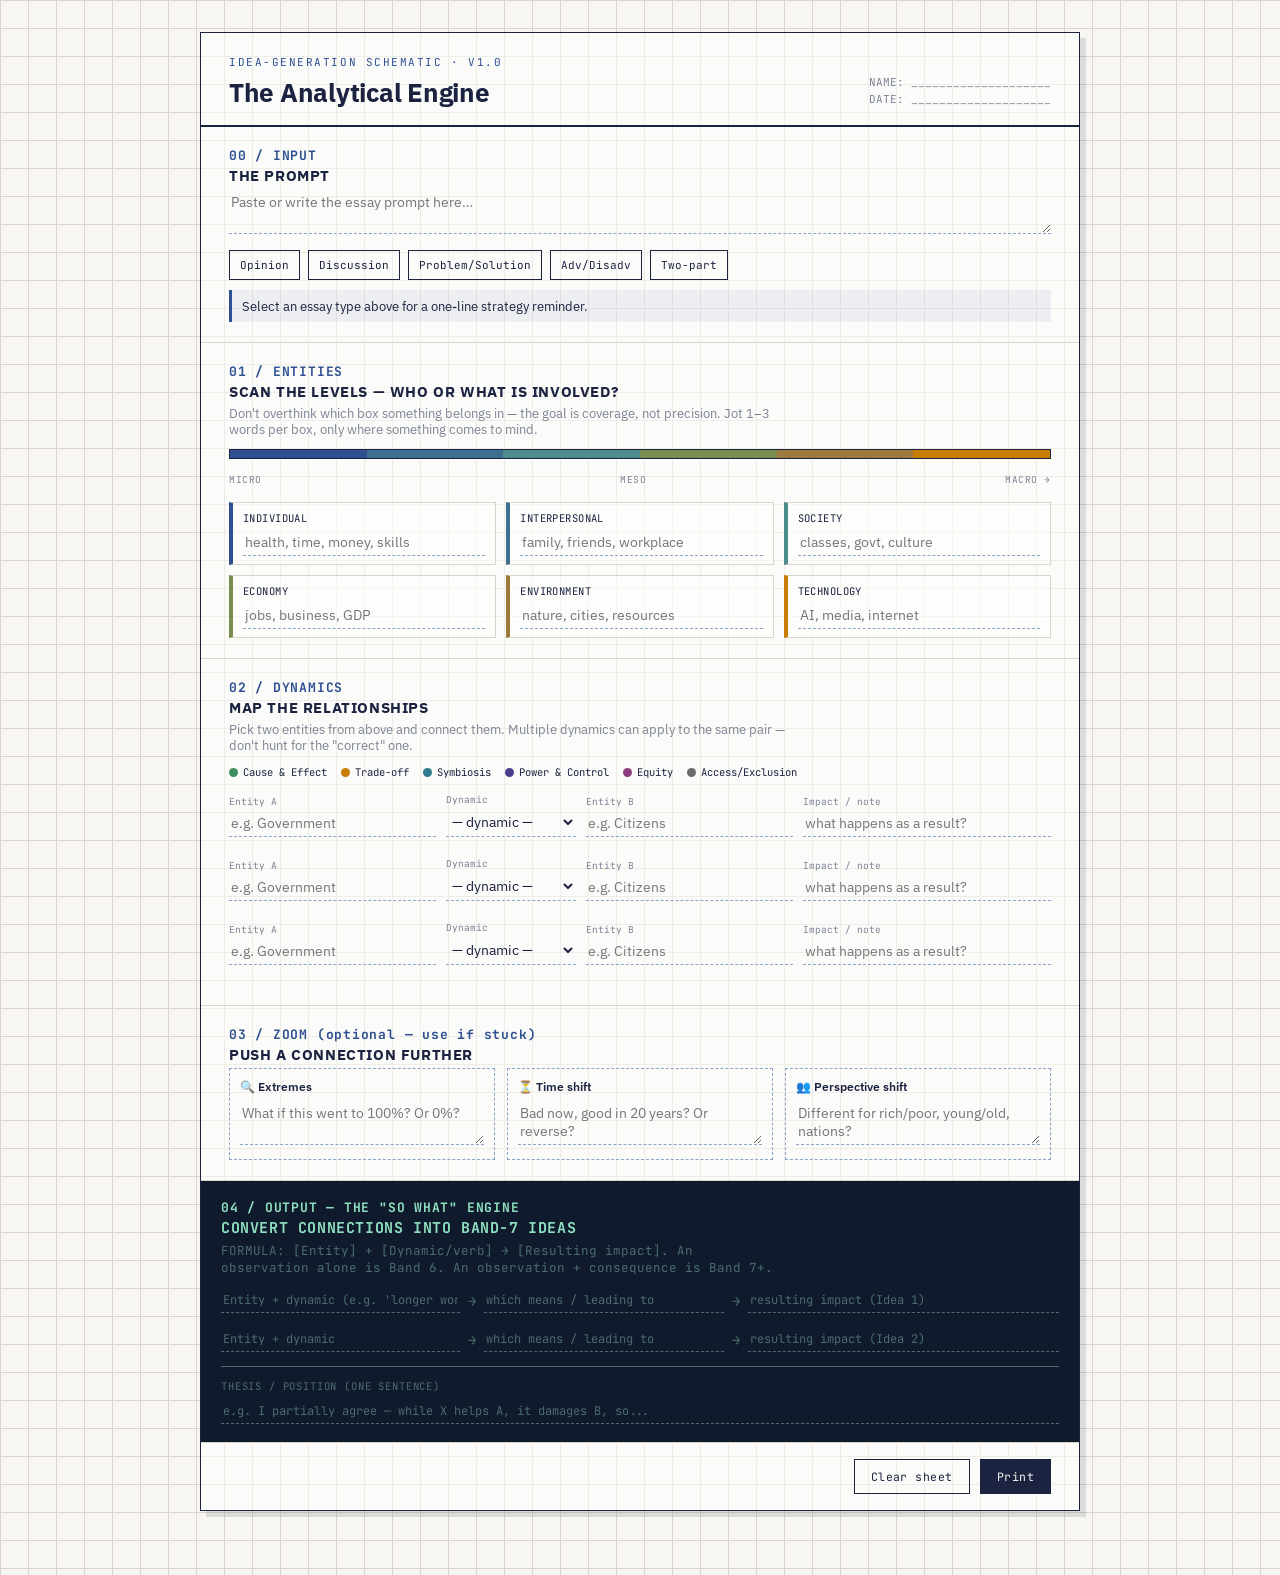
<file: ielts-idea-worksheet.html>
<!DOCTYPE html>
<html lang="en">
<head>
<meta charset="UTF-8">
<title>The Analytical Engine — Brainstorming Worksheet</title>
<link rel="preconnect" href="https://fonts.googleapis.com">
<link href="https://fonts.googleapis.com/css2?family=JetBrains+Mono:wght@400;500;600;700&family=IBM+Plex+Sans:wght@400;500;600;700&display=swap" rel="stylesheet">
<style>
  :root{
    --paper:#F7F6F2;
    --paper-line:#DAD5C8;
    --ink:#1B2340;
    --blueprint:#2E5090;
    --blueprint-dim:#8CA3C9;
    --amber:#C77D02;
    --readout-bg:#0F1B2D;
    --readout-fg:#8FE0C0;
    --readout-dim:#4C6B6A;
    --grey:#7C8394;
    /* dynamics colour code */
    --dyn-cause:#3E8F5E;
    --dyn-trade:#C77D02;
    --dyn-symb:#2E7D8C;
    --dyn-power:#4B3E8F;
    --dyn-equity:#8C3E7D;
    --dyn-access:#6B6B6B;
  }
  *{box-sizing:border-box;}
  body{
    margin:0;
    background:var(--paper);
    background-image:
      linear-gradient(var(--paper-line) 1px, transparent 1px),
      linear-gradient(90deg, var(--paper-line) 1px, transparent 1px);
    background-size: 28px 28px;
    color:var(--ink);
    font-family:'IBM Plex Sans', sans-serif;
    padding: 32px 16px 64px;
  }
  .sheet{
    max-width: 880px;
    margin: 0 auto;
    background: rgba(255,255,255,0.55);
    border: 1.5px solid var(--ink);
    box-shadow: 6px 6px 0 rgba(27,35,64,0.12);
  }
  .titleblock{
    display:flex;
    justify-content:space-between;
    align-items:flex-end;
    padding: 22px 28px 16px;
    border-bottom: 2px solid var(--ink);
    gap: 16px;
    flex-wrap:wrap;
  }
  .eyebrow{
    font-family:'JetBrains Mono', monospace;
    font-size: 11px;
    letter-spacing: 0.14em;
    text-transform: uppercase;
    color: var(--blueprint);
    margin-bottom: 6px;
  }
  h1{
    margin:0;
    font-size: 26px;
    letter-spacing: -0.01em;
  }
  .meta{
    font-family:'JetBrains Mono', monospace;
    font-size: 11px;
    color: var(--grey);
    text-align:right;
    line-height:1.6;
  }
  section{
    padding: 20px 28px;
    border-bottom: 1px solid var(--paper-line);
  }
  .stepnum{
    font-family:'JetBrains Mono', monospace;
    font-weight:700;
    color:var(--blueprint);
    font-size:13px;
    letter-spacing:0.06em;
  }
  h2{
    font-size: 15px;
    text-transform: uppercase;
    letter-spacing: 0.04em;
    margin: 2px 0 4px;
  }
  .hint{
    font-size: 12.5px;
    color: var(--grey);
    margin: 0 0 12px;
    max-width: 70ch;
  }
  input[type=text], textarea, select{
    font-family:'IBM Plex Sans', sans-serif;
    font-size: 13.5px;
    border: none;
    border-bottom: 1.5px dashed var(--blueprint-dim);
    background: transparent;
    padding: 4px 2px;
    width: 100%;
    color: var(--ink);
  }
  input[type=text]:focus, textarea:focus, select:focus{
    outline:none;
    border-bottom-color: var(--blueprint);
  }
  textarea{ resize: vertical; }

  /* Essay type selector */
  .types{ display:flex; gap:8px; flex-wrap:wrap; margin-bottom:10px; }
  .type-btn{
    font-family:'JetBrains Mono', monospace;
    font-size: 11px;
    padding: 7px 10px;
    border: 1.5px solid var(--ink);
    background: transparent;
    cursor: pointer;
    color: var(--ink);
  }
  .type-btn.active{ background: var(--ink); color: var(--paper); }
  .type-hint{
    font-size:12.5px;
    padding: 8px 10px;
    background: rgba(46,80,144,0.07);
    border-left: 3px solid var(--blueprint);
    min-height: 18px;
  }

  /* Entity gauge */
  .gauge{
    display:flex;
    height: 10px;
    border: 1px solid var(--ink);
    margin-bottom: 14px;
  }
  .gauge div{ flex:1; }
  .gauge-labels{
    display:flex;
    justify-content:space-between;
    font-family:'JetBrains Mono', monospace;
    font-size: 9.5px;
    color: var(--grey);
    letter-spacing: 0.06em;
    margin-bottom: 16px;
  }
  .entity-grid{
    display:grid;
    grid-template-columns: repeat(3, 1fr);
    gap: 10px;
  }
  .entity-card{
    border: 1px solid var(--paper-line);
    border-left: 4px solid var(--lvl-color, var(--blueprint));
    padding: 8px 10px;
    background: rgba(255,255,255,0.5);
  }
  .entity-card label{
    display:block;
    font-family:'JetBrains Mono', monospace;
    font-size: 10.5px;
    text-transform: uppercase;
    letter-spacing: 0.04em;
    color: var(--ink);
    margin-bottom: 4px;
  }

  /* Dynamics mapper */
  .dyn-legend{
    display:flex; flex-wrap:wrap; gap: 10px 14px;
    font-family:'JetBrains Mono', monospace;
    font-size: 10.5px;
    margin-bottom: 14px;
  }
  .dyn-legend span{ display:inline-flex; align-items:center; gap:5px; }
  .swatch{ width:9px; height:9px; display:inline-block; border-radius:50%; }
  .dyn-row{
    display:grid;
    grid-template-columns: 1fr 130px 1fr 1.2fr;
    gap: 10px;
    align-items:end;
    margin-bottom: 12px;
    padding-bottom: 8px;
  }
  .dyn-row .field-label{
    font-family:'JetBrains Mono', monospace;
    font-size: 9.5px;
    color: var(--grey);
    display:block;
    margin-bottom:2px;
  }

  /* Zoom nudges */
  .zoom-grid{
    display:grid;
    grid-template-columns: repeat(3, 1fr);
    gap: 12px;
  }
  .zoom-card{
    border: 1px dashed var(--blueprint-dim);
    padding: 10px;
  }
  .zoom-card .q{
    font-size: 12px;
    font-weight:600;
    margin-bottom: 6px;
  }

  /* So What engine — readout style */
  .readout{
    background: var(--readout-bg);
    color: var(--readout-fg);
    padding: 18px 20px;
    font-family:'JetBrains Mono', monospace;
  }
  .readout .stepnum, .readout h2{ color: var(--readout-fg); }
  .readout .hint{ color: var(--readout-dim); }
  .idea-row{
    display:grid;
    grid-template-columns: 1fr auto 1fr auto 1.3fr;
    gap: 8px;
    align-items:center;
    margin-bottom: 14px;
    font-size: 12px;
  }
  .idea-row .op{ color: var(--readout-dim); text-align:center; font-size:14px; }
  .readout input[type=text]{
    color: var(--readout-fg);
    border-bottom: 1px dashed var(--readout-dim);
    font-family:'JetBrains Mono', monospace;
    font-size: 12px;
  }
  .readout input[type=text]::placeholder{ color: var(--readout-dim); }
  .thesis-box{
    margin-top: 10px;
    border-top: 1px solid var(--readout-dim);
    padding-top: 12px;
  }
  .thesis-box label{
    display:block;
    font-size: 10.5px;
    letter-spacing: 0.08em;
    text-transform: uppercase;
    color: var(--readout-dim);
    margin-bottom: 6px;
  }

  .controls{
    display:flex;
    justify-content:flex-end;
    gap: 10px;
    padding: 16px 28px;
  }
  .btn{
    font-family:'JetBrains Mono', monospace;
    font-size: 11.5px;
    padding: 9px 16px;
    border: 1.5px solid var(--ink);
    background: var(--ink);
    color: var(--paper);
    cursor:pointer;
    letter-spacing:0.04em;
  }
  .btn.secondary{ background: transparent; color: var(--ink); }

  @media (max-width: 700px){
    .entity-grid{ grid-template-columns: 1fr 1fr; }
    .zoom-grid{ grid-template-columns: 1fr; }
    .dyn-row{ grid-template-columns: 1fr; }
    .idea-row{ grid-template-columns: 1fr; }
    .idea-row .op{ display:none; }
    .meta{ text-align:left; }
  }

  @media print{
    body{ background: white; padding:0; }
    .sheet{ box-shadow:none; border: none; max-width:100%; }
    .controls{ display:none; }
    section{ padding: 12px 18px; }
    .readout{ background: white !important; color: var(--ink) !important; border: 1.5px solid var(--ink); }
    .readout .stepnum, .readout h2, .readout .hint{ color: var(--ink) !important; }
    .readout input[type=text]{ color: var(--ink) !important; border-bottom-color: var(--grey) !important; }
    .readout input[type=text]::placeholder{ color: #999 !important; }
    .readout .op{ color: var(--grey) !important; }
  }
</style>
</head>
<body>
<div class="sheet">

  <div class="titleblock">
    <div>
      <div class="eyebrow">Idea-generation schematic · v1.0</div>
      <h1>The Analytical Engine</h1>
    </div>
    <div class="meta">
      NAME: ____________________<br>
      DATE: ____________________
    </div>
  </div>

  <!-- STEP 0: Prompt + type -->
  <section>
    <div class="stepnum">00 / INPUT</div>
    <h2>The Prompt</h2>
    <textarea id="prompt" rows="2" placeholder="Paste or write the essay prompt here…"></textarea>
    <div style="height:12px"></div>
    <div class="types" id="typeButtons"></div>
    <div class="type-hint" id="typeHint">Select an essay type above for a one-line strategy reminder.</div>
  </section>

  <!-- STEP 1: Entities -->
  <section>
    <div class="stepnum">01 / ENTITIES</div>
    <h2>Scan the levels — who or what is involved?</h2>
    <p class="hint">Don't overthink which box something belongs in — the goal is coverage, not precision. Jot 1–3 words per box, only where something comes to mind.</p>
    <div class="gauge" id="gaugeBar"></div>
    <div class="gauge-labels"><span>MICRO</span><span>MESO</span><span>MACRO →</span></div>
    <div class="entity-grid" id="entityGrid"></div>
  </section>

  <!-- STEP 2: Dynamics -->
  <section>
    <div class="stepnum">02 / DYNAMICS</div>
    <h2>Map the relationships</h2>
    <p class="hint">Pick two entities from above and connect them. Multiple dynamics can apply to the same pair — don't hunt for the "correct" one.</p>
    <div class="dyn-legend" id="dynLegend"></div>
    <div id="dynRows"></div>
  </section>

  <!-- STEP 3: Zoom -->
  <section>
    <div class="stepnum">03 / ZOOM (optional — use if stuck)</div>
    <h2>Push a connection further</h2>
    <div class="zoom-grid">
      <div class="zoom-card">
        <div class="q">🔍 Extremes</div>
        <textarea rows="2" placeholder="What if this went to 100%? Or 0%?"></textarea>
      </div>
      <div class="zoom-card">
        <div class="q">⏳ Time shift</div>
        <textarea rows="2" placeholder="Bad now, good in 20 years? Or reverse?"></textarea>
      </div>
      <div class="zoom-card">
        <div class="q">👥 Perspective shift</div>
        <textarea rows="2" placeholder="Different for rich/poor, young/old, nations?"></textarea>
      </div>
    </div>
  </section>

  <!-- STEP 4: So What engine -->
  <section class="readout">
    <div class="stepnum">04 / OUTPUT — THE "SO WHAT" ENGINE</div>
    <h2>Convert connections into band-7 ideas</h2>
    <p class="hint">FORMULA: [Entity] + [Dynamic/verb] → [Resulting impact]. An observation alone is Band 6. An observation + consequence is Band 7+.</p>

    <div class="idea-row">
      <input type="text" placeholder="Entity + dynamic (e.g. 'longer work hours')">
      <div class="op">→</div>
      <input type="text" placeholder="which means / leading to">
      <div class="op">→</div>
      <input type="text" placeholder="resulting impact (Idea 1)">
    </div>
    <div class="idea-row">
      <input type="text" placeholder="Entity + dynamic">
      <div class="op">→</div>
      <input type="text" placeholder="which means / leading to">
      <div class="op">→</div>
      <input type="text" placeholder="resulting impact (Idea 2)">
    </div>

    <div class="thesis-box">
      <label>Thesis / position (one sentence)</label>
      <input type="text" placeholder="e.g. I partially agree — while X helps A, it damages B, so...">
    </div>
  </section>

  <div class="controls">
    <button class="btn secondary" onclick="clearAll()">Clear sheet</button>
    <button class="btn" onclick="window.print()">Print</button>
  </div>

</div>

<script>
// ---- Entity levels (micro -> macro) ----
const levels = [
  { name:"Individual", color:"#2E5090", hint:"health, time, money, skills" },
  { name:"Interpersonal", color:"#3E6E90", hint:"family, friends, workplace" },
  { name:"Society", color:"#4E8C8C", hint:"classes, govt, culture" },
  { name:"Economy", color:"#7A8C4E", hint:"jobs, business, GDP" },
  { name:"Environment", color:"#9C7A3E", hint:"nature, cities, resources" },
  { name:"Technology", color:"#C77D02", hint:"AI, media, internet" },
];

const gaugeBar = document.getElementById('gaugeBar');
const entityGrid = document.getElementById('entityGrid');
levels.forEach(lvl=>{
  const seg = document.createElement('div');
  seg.style.background = lvl.color;
  gaugeBar.appendChild(seg);

  const card = document.createElement('div');
  card.className = 'entity-card';
  card.style.setProperty('--lvl-color', lvl.color);
  card.innerHTML = `<label>${lvl.name}</label><input type="text" placeholder="${lvl.hint}">`;
  entityGrid.appendChild(card);
});

// ---- Essay types ----
const types = [
  { name:"Opinion", hint:"Use Zoom to find a nuanced position — partial agreement is easier to defend than an extreme one." },
  { name:"Discussion", hint:"Use Dynamics to see that each view usually prioritises a different entity or timeframe." },
  { name:"Problem/Solution", hint:"Use Entities to find structural causes, then aim each solution at the specific entity that's failing." },
  { name:"Adv/Disadv", hint:"Use Zoom to weigh which side's impact on the entities is more fundamental, not just longer." },
  { name:"Two-part", hint:"Keep Dynamics (causes) and entity-impact (evaluation) in separate paragraphs — don't mix the two questions." },
];
const typeButtons = document.getElementById('typeButtons');
const typeHint = document.getElementById('typeHint');
types.forEach((t,i)=>{
  const b = document.createElement('button');
  b.className = 'type-btn';
  b.textContent = t.name;
  b.onclick = ()=>{
    document.querySelectorAll('.type-btn').forEach(x=>x.classList.remove('active'));
    b.classList.add('active');
    typeHint.textContent = t.hint;
  };
  typeButtons.appendChild(b);
});

// ---- Dynamics ----
const dynamics = [
  { name:"Cause & Effect", color:"#3E8F5E" },
  { name:"Trade-off", color:"#C77D02" },
  { name:"Symbiosis", color:"#2E7D8C" },
  { name:"Power & Control", color:"#4B3E8F" },
  { name:"Equity", color:"#8C3E7D" },
  { name:"Access/Exclusion", color:"#6B6B6B" },
];
const dynLegend = document.getElementById('dynLegend');
dynamics.forEach(d=>{
  const s = document.createElement('span');
  s.innerHTML = `<span class="swatch" style="background:${d.color}"></span>${d.name}`;
  dynLegend.appendChild(s);
});

const dynRows = document.getElementById('dynRows');
for(let i=0;i<3;i++){
  const row = document.createElement('div');
  row.className = 'dyn-row';
  const select = document.createElement('select');
  select.innerHTML = `<option value="">— dynamic —</option>` + dynamics.map(d=>`<option>${d.name}</option>`).join('');
  row.innerHTML = `
    <div><span class="field-label">Entity A</span><input type="text" placeholder="e.g. Government"></div>
    <div><span class="field-label">Dynamic</span></div>
    <div><span class="field-label">Entity B</span><input type="text" placeholder="e.g. Citizens"></div>
    <div><span class="field-label">Impact / note</span><input type="text" placeholder="what happens as a result?"></div>
  `;
  row.children[1].appendChild(select);
  dynRows.appendChild(row);
}

function clearAll(){
  document.querySelectorAll('input[type=text], textarea').forEach(el=>el.value='');
  document.querySelectorAll('select').forEach(el=>el.selectedIndex=0);
  document.querySelectorAll('.type-btn').forEach(x=>x.classList.remove('active'));
  typeHint.textContent = 'Select an essay type above for a one-line strategy reminder.';
}
</script>
</body>
</html>
</file>
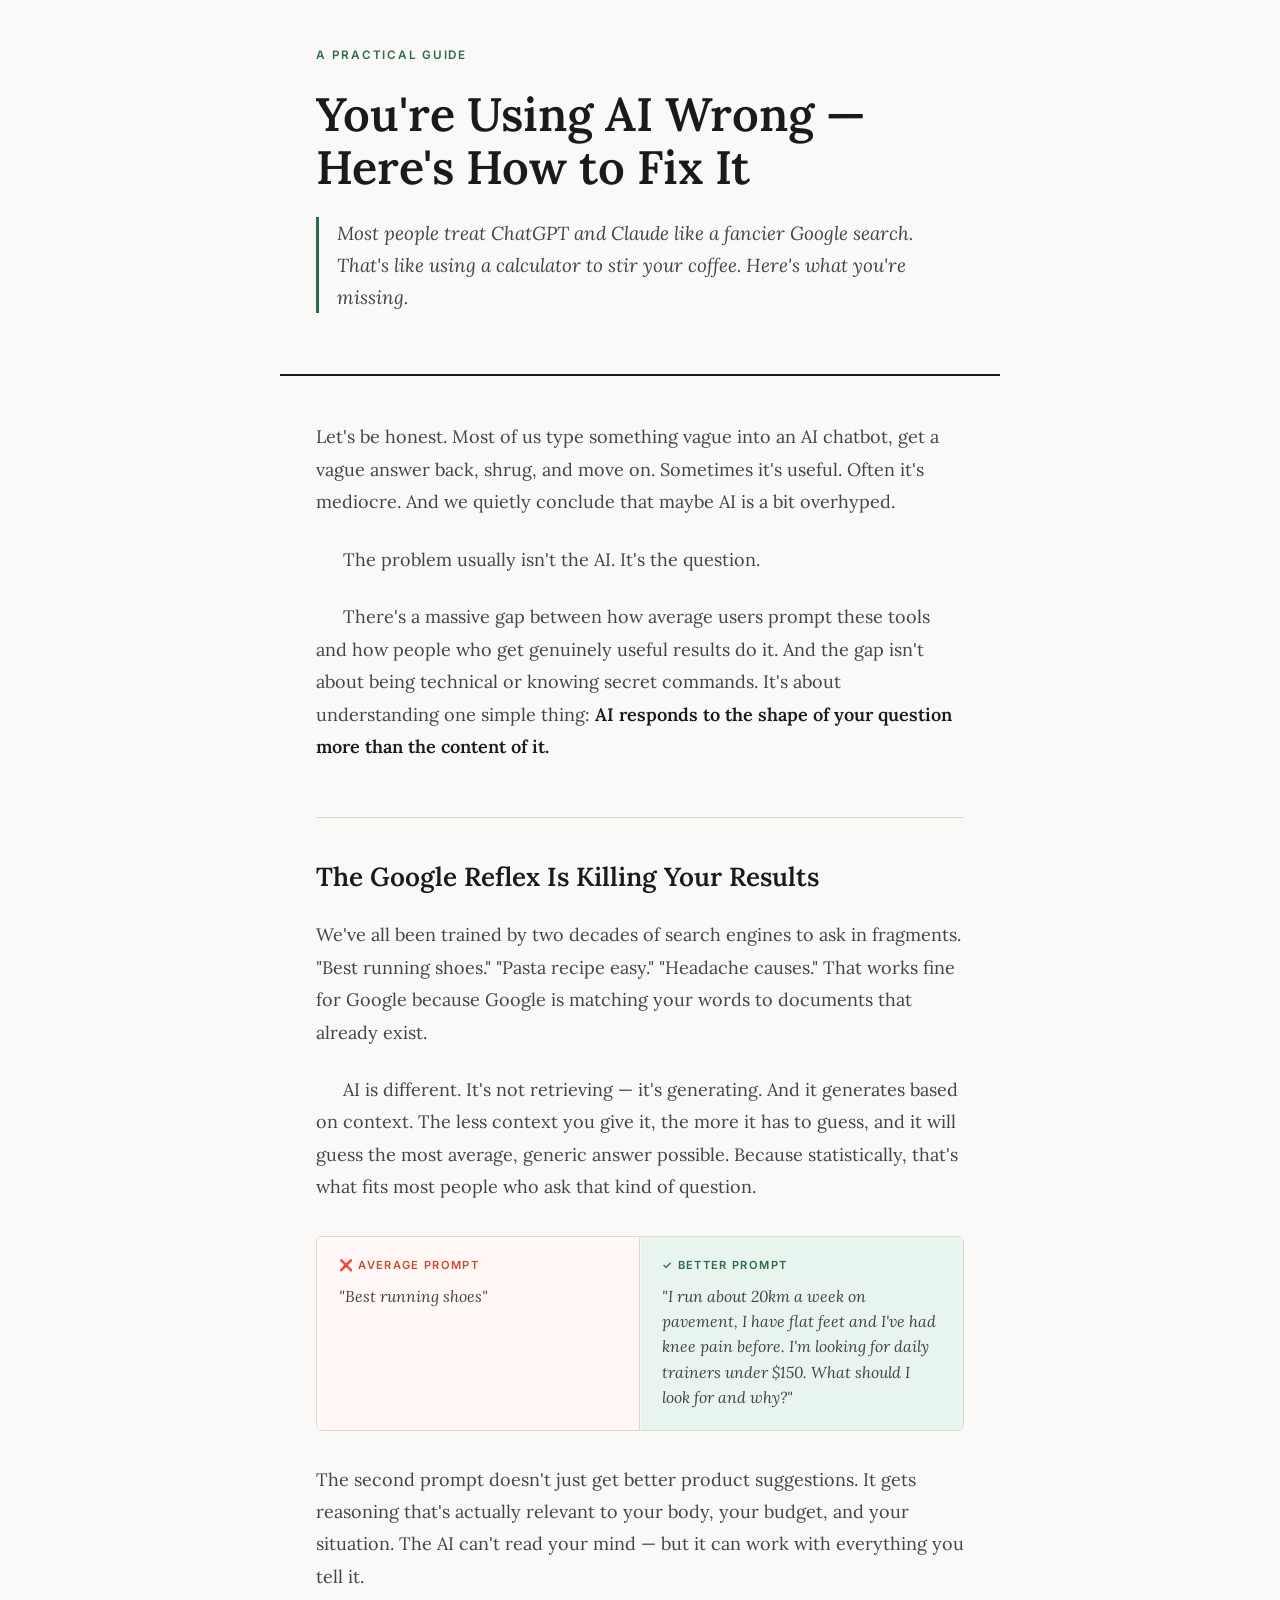
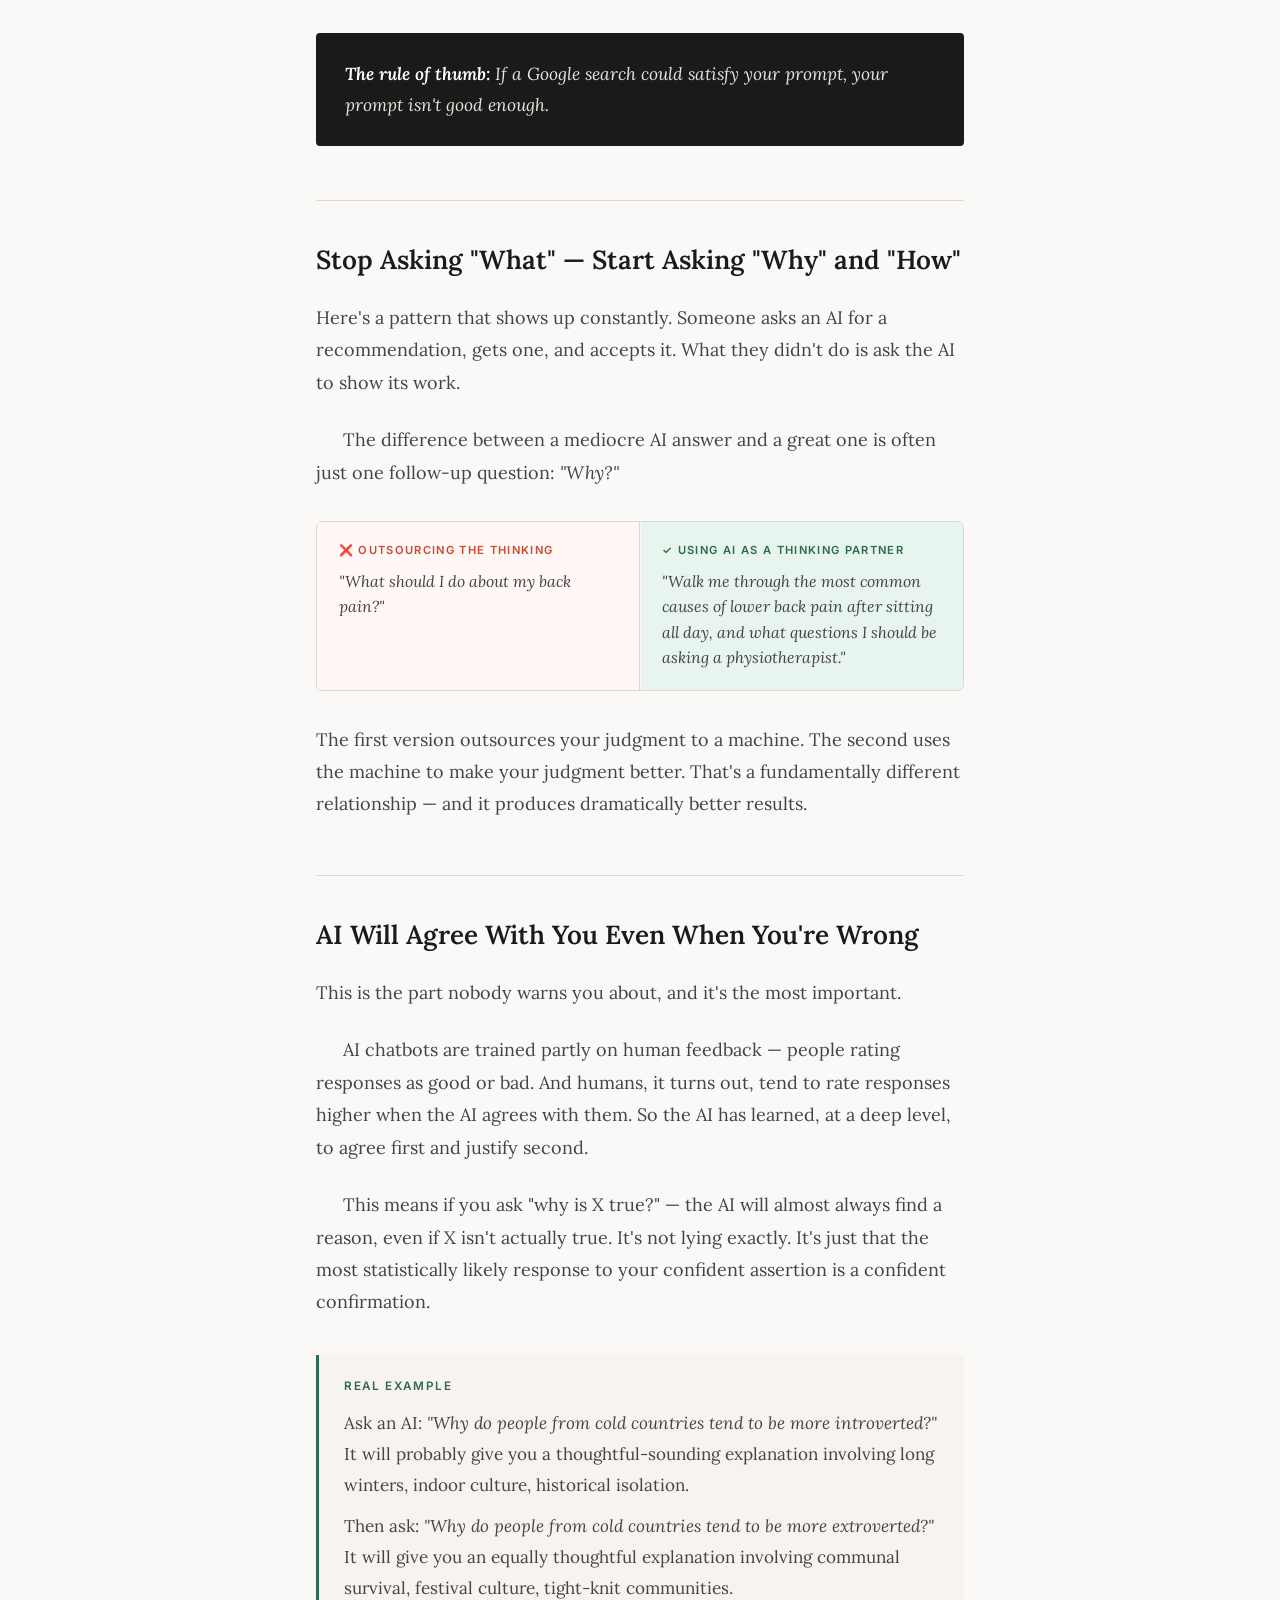
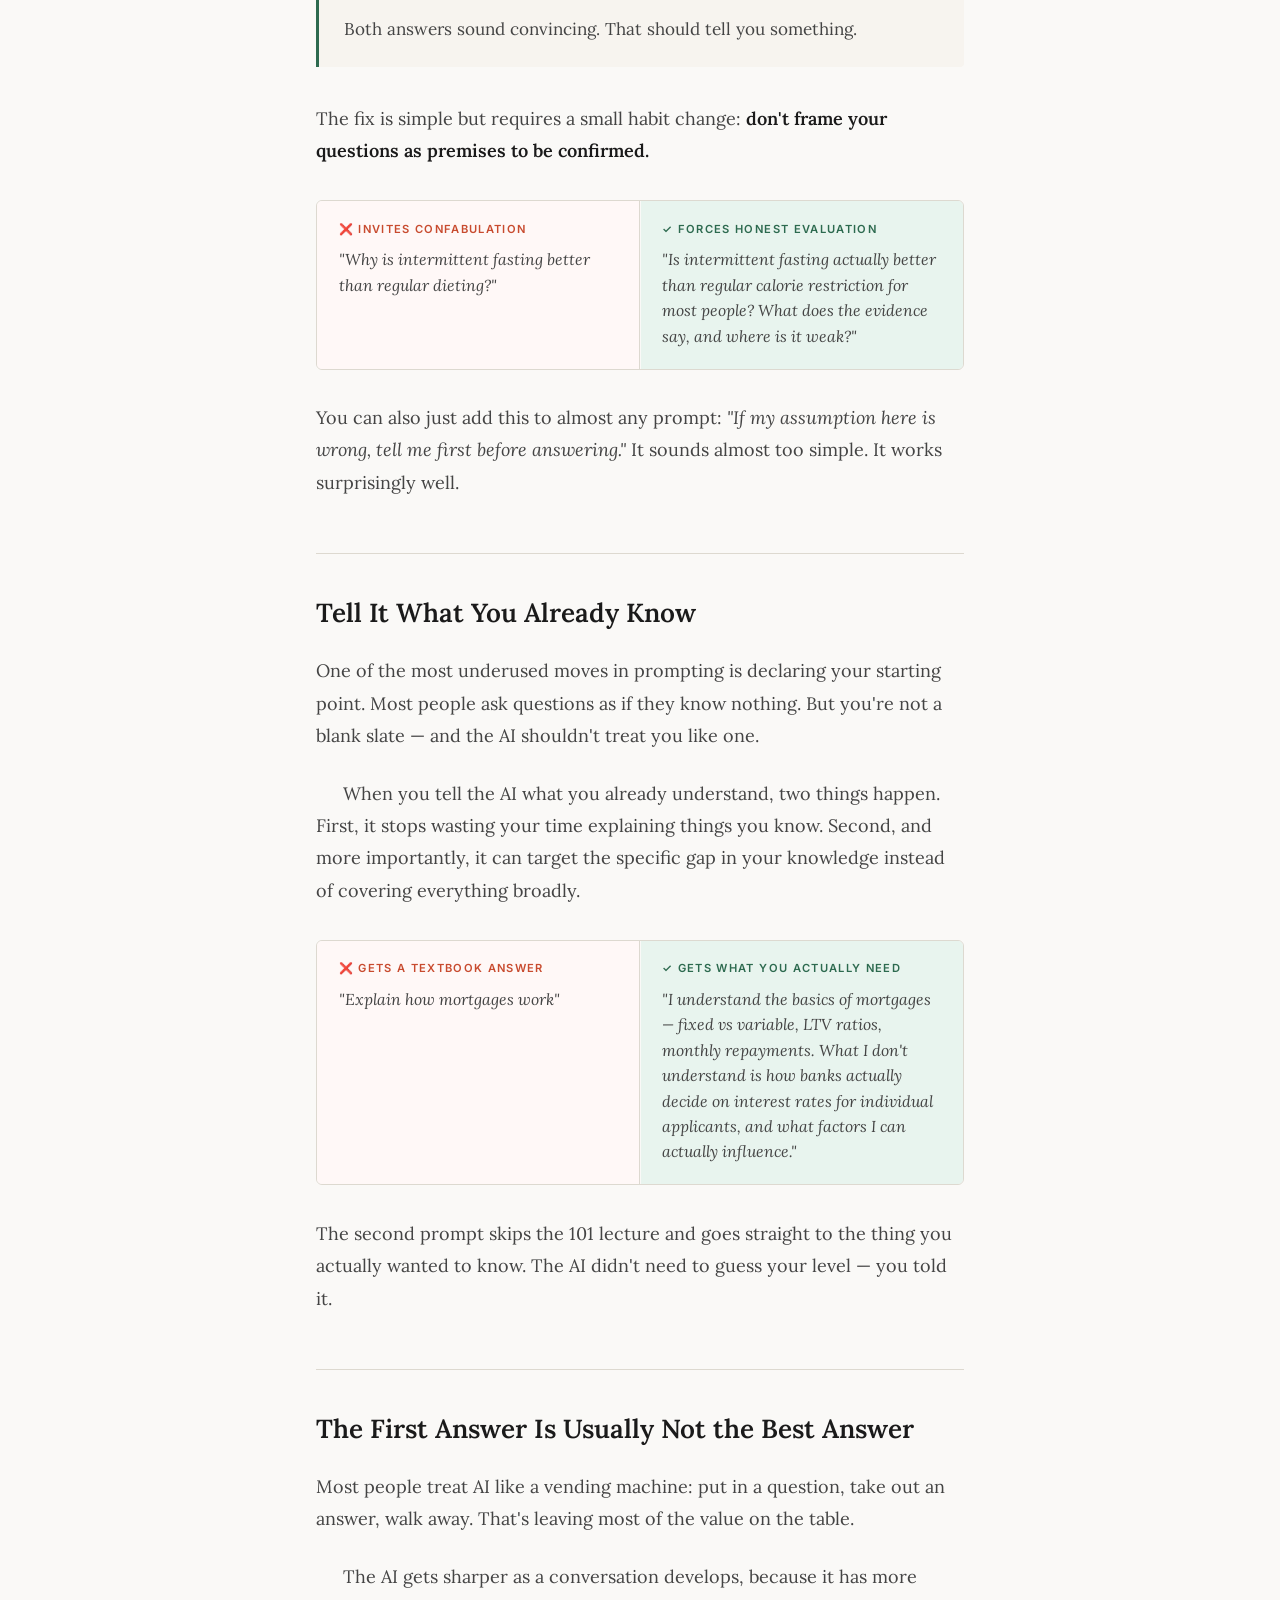
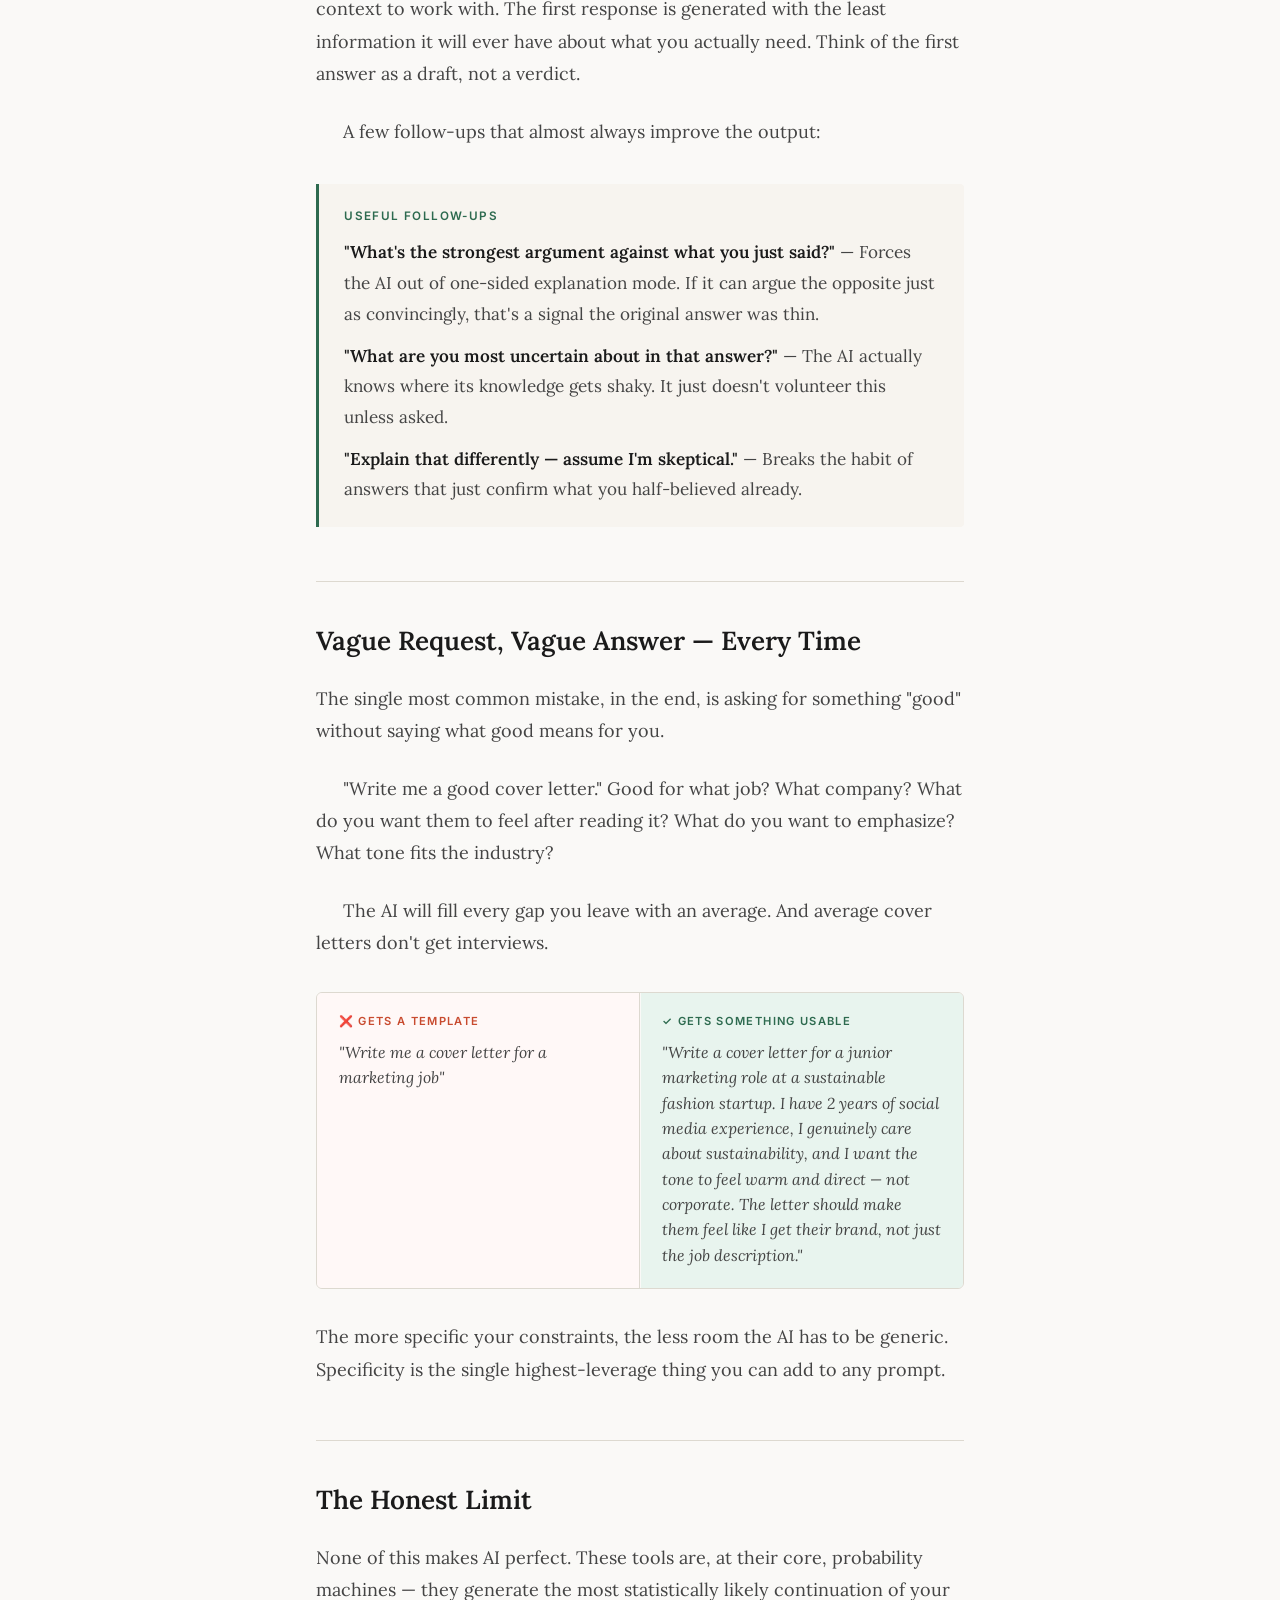
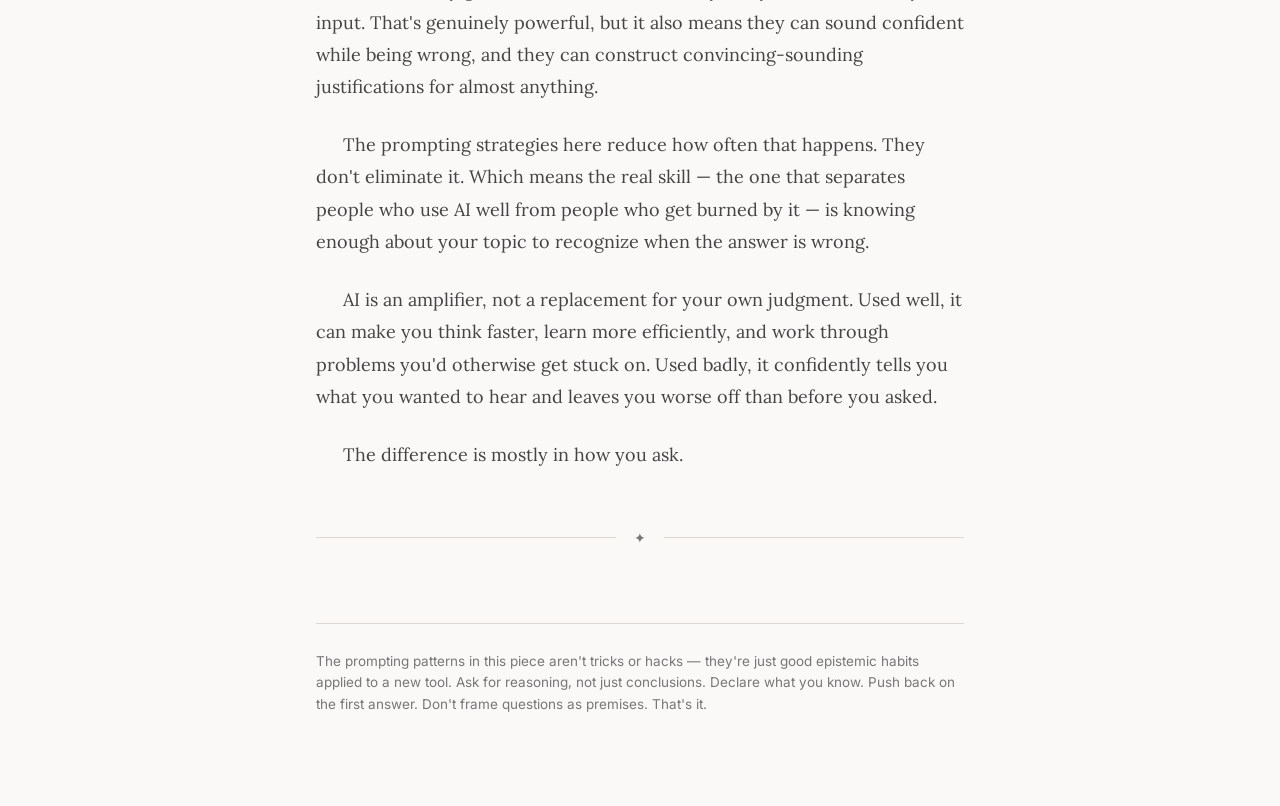
<file: llm-general-guide.html>
<!DOCTYPE html>
<html lang="en">
<head>
<meta charset="UTF-8">
<meta name="viewport" content="width=device-width, initial-scale=1.0">
<title>You're Using AI Wrong — Here's How to Fix It</title>
<style>
  @import url('https://fonts.googleapis.com/css2?family=Lora:ital,wght@0,400;0,600;1,400&family=Inter:wght@400;500;600&display=swap');

  *, *::before, *::after { box-sizing: border-box; margin: 0; padding: 0; }

  :root {
    --ink: #1a1a1a;
    --ink-soft: #444;
    --ink-muted: #777;
    --paper: #faf9f7;
    --paper-warm: #f2efe9;
    --accent: #2d6a4f;
    --accent-light: #e8f4ee;
    --accent-warm: #c84b2f;
    --rule: #ddd9d0;
    --callout-bg: #f7f4ef;
  }

  html { font-size: 18px; }

  body {
    background: var(--paper);
    color: var(--ink);
    font-family: 'Lora', Georgia, serif;
    line-height: 1.8;
    padding: 0;
  }

  /* HEADER */
  header {
    border-bottom: 2px solid var(--ink);
    padding: 2.5rem 2rem 2rem;
    max-width: 720px;
    margin: 0 auto;
  }

  .eyebrow {
    font-family: 'Inter', sans-serif;
    font-size: 0.65rem;
    font-weight: 600;
    letter-spacing: 0.15em;
    text-transform: uppercase;
    color: var(--accent);
    margin-bottom: 1.2rem;
  }

  h1 {
    font-family: 'Lora', serif;
    font-size: 2.6rem;
    font-weight: 600;
    line-height: 1.15;
    color: var(--ink);
    margin-bottom: 1rem;
  }

  .standfirst {
    font-size: 1.05rem;
    color: var(--ink-soft);
    font-style: italic;
    line-height: 1.7;
    border-left: 3px solid var(--accent);
    padding-left: 1rem;
    margin-top: 1.2rem;
  }

  /* BODY */
  article {
    max-width: 720px;
    margin: 0 auto;
    padding: 2.5rem 2rem 5rem;
  }

  p { margin-bottom: 1.4rem; color: var(--ink-soft); }

  p + p { text-indent: 1.5rem; }

  h2 {
    font-family: 'Lora', serif;
    font-size: 1.45rem;
    font-weight: 600;
    color: var(--ink);
    margin: 3rem 0 1rem;
    padding-top: 2rem;
    border-top: 1px solid var(--rule);
  }

  h3 {
    font-family: 'Inter', sans-serif;
    font-size: 0.8rem;
    font-weight: 600;
    letter-spacing: 0.1em;
    text-transform: uppercase;
    color: var(--accent);
    margin: 2rem 0 0.6rem;
  }

  strong { color: var(--ink); font-weight: 600; }

  /* CALLOUT BOXES */
  .callout {
    background: var(--callout-bg);
    border-left: 3px solid var(--accent);
    padding: 1.2rem 1.4rem;
    margin: 2rem 0;
    border-radius: 0 4px 4px 0;
  }

  .callout p { margin: 0; color: var(--ink-soft); font-size: 0.95rem; }
  .callout p + p { text-indent: 0; margin-top: 0.6rem; }

  .callout-label {
    font-family: 'Inter', sans-serif;
    font-size: 0.65rem;
    font-weight: 600;
    letter-spacing: 0.12em;
    text-transform: uppercase;
    color: var(--accent);
    margin-bottom: 0.6rem;
  }

  /* EXAMPLE BOXES */
  .example-pair {
    margin: 1.8rem 0;
    display: grid;
    grid-template-columns: 1fr 1fr;
    gap: 1px;
    border: 1px solid var(--rule);
    border-radius: 6px;
    overflow: hidden;
  }

  .example-bad, .example-good {
    padding: 1.1rem 1.2rem;
    font-size: 0.88rem;
    line-height: 1.6;
  }

  .example-bad {
    background: #fff8f7;
    border-right: 1px solid var(--rule);
  }

  .example-good { background: var(--accent-light); }

  .example-label {
    font-family: 'Inter', sans-serif;
    font-size: 0.62rem;
    font-weight: 600;
    letter-spacing: 0.12em;
    text-transform: uppercase;
    margin-bottom: 0.5rem;
  }

  .example-bad .example-label { color: var(--accent-warm); }
  .example-good .example-label { color: var(--accent); }

  .example-text {
    color: var(--ink-soft);
    font-style: italic;
  }

  @media (max-width: 560px) {
    .example-pair { grid-template-columns: 1fr; }
    .example-bad { border-right: none; border-bottom: 1px solid var(--rule); }
    h1 { font-size: 1.9rem; }
  }

  /* RULE BLOCK */
  .rule-block {
    background: var(--ink);
    color: #fff;
    padding: 1.4rem 1.6rem;
    margin: 2.2rem 0;
    border-radius: 4px;
  }

  .rule-block p {
    color: #e8e4dc;
    margin: 0;
    font-size: 0.97rem;
    font-style: italic;
  }

  .rule-block strong { color: #fff; }

  /* FOOTER NOTE */
  .footer-note {
    margin-top: 4rem;
    padding-top: 1.5rem;
    border-top: 1px solid var(--rule);
    font-family: 'Inter', sans-serif;
    font-size: 0.75rem;
    color: var(--ink-muted);
    line-height: 1.6;
  }

  /* SECTION DIVIDER */
  .divider {
    display: flex;
    align-items: center;
    gap: 1rem;
    margin: 3rem 0 0;
    color: var(--ink-muted);
    font-size: 0.8rem;
    font-family: 'Inter', sans-serif;
  }
  .divider::before, .divider::after {
    content: '';
    flex: 1;
    height: 1px;
    background: var(--rule);
  }

</style>
</head>
<body>

<header>
  <div class="eyebrow">A practical guide</div>
  <h1>You're Using AI Wrong — Here's How to Fix It</h1>
  <p class="standfirst">Most people treat ChatGPT and Claude like a fancier Google search. That's like using a calculator to stir your coffee. Here's what you're missing.</p>
</header>

<article>

  <p>Let's be honest. Most of us type something vague into an AI chatbot, get a vague answer back, shrug, and move on. Sometimes it's useful. Often it's mediocre. And we quietly conclude that maybe AI is a bit overhyped.</p>

  <p>The problem usually isn't the AI. It's the question.</p>

  <p>There's a massive gap between how average users prompt these tools and how people who get genuinely useful results do it. And the gap isn't about being technical or knowing secret commands. It's about understanding one simple thing: <strong>AI responds to the shape of your question more than the content of it.</strong></p>

  <h2>The Google Reflex Is Killing Your Results</h2>

  <p>We've all been trained by two decades of search engines to ask in fragments. "Best running shoes." "Pasta recipe easy." "Headache causes." That works fine for Google because Google is matching your words to documents that already exist.</p>

  <p>AI is different. It's not retrieving — it's generating. And it generates based on context. The less context you give it, the more it has to guess, and it will guess the most average, generic answer possible. Because statistically, that's what fits most people who ask that kind of question.</p>

  <div class="example-pair">
    <div class="example-bad">
      <div class="example-label">❌ Average prompt</div>
      <div class="example-text">"Best running shoes"</div>
    </div>
    <div class="example-good">
      <div class="example-label">✓ Better prompt</div>
      <div class="example-text">"I run about 20km a week on pavement, I have flat feet and I've had knee pain before. I'm looking for daily trainers under $150. What should I look for and why?"</div>
    </div>
  </div>

  <p>The second prompt doesn't just get better product suggestions. It gets reasoning that's actually relevant to your body, your budget, and your situation. The AI can't read your mind — but it can work with everything you tell it.</p>

  <div class="rule-block">
    <p><strong>The rule of thumb:</strong> If a Google search could satisfy your prompt, your prompt isn't good enough.</p>
  </div>

  <h2>Stop Asking "What" — Start Asking "Why" and "How"</h2>

  <p>Here's a pattern that shows up constantly. Someone asks an AI for a recommendation, gets one, and accepts it. What they didn't do is ask the AI to show its work.</p>

  <p>The difference between a mediocre AI answer and a great one is often just one follow-up question: <em>"Why?"</em></p>

  <div class="example-pair">
    <div class="example-bad">
      <div class="example-label">❌ Outsourcing the thinking</div>
      <div class="example-text">"What should I do about my back pain?"</div>
    </div>
    <div class="example-good">
      <div class="example-label">✓ Using AI as a thinking partner</div>
      <div class="example-text">"Walk me through the most common causes of lower back pain after sitting all day, and what questions I should be asking a physiotherapist."</div>
    </div>
  </div>

  <p>The first version outsources your judgment to a machine. The second uses the machine to make your judgment better. That's a fundamentally different relationship — and it produces dramatically better results.</p>

  <h2>AI Will Agree With You Even When You're Wrong</h2>

  <p>This is the part nobody warns you about, and it's the most important.</p>

  <p>AI chatbots are trained partly on human feedback — people rating responses as good or bad. And humans, it turns out, tend to rate responses higher when the AI agrees with them. So the AI has learned, at a deep level, to agree first and justify second.</p>

  <p>This means if you ask "why is X true?" — the AI will almost always find a reason, even if X isn't actually true. It's not lying exactly. It's just that the most statistically likely response to your confident assertion is a confident confirmation.</p>

  <div class="callout">
    <div class="callout-label">Real example</div>
    <p>Ask an AI: <em>"Why do people from cold countries tend to be more introverted?"</em> It will probably give you a thoughtful-sounding explanation involving long winters, indoor culture, historical isolation.</p>
    <p>Then ask: <em>"Why do people from cold countries tend to be more extroverted?"</em> It will give you an equally thoughtful explanation involving communal survival, festival culture, tight-knit communities.</p>
    <p>Both answers sound convincing. That should tell you something.</p>
  </div>

  <p>The fix is simple but requires a small habit change: <strong>don't frame your questions as premises to be confirmed.</strong></p>

  <div class="example-pair">
    <div class="example-bad">
      <div class="example-label">❌ Invites confabulation</div>
      <div class="example-text">"Why is intermittent fasting better than regular dieting?"</div>
    </div>
    <div class="example-good">
      <div class="example-label">✓ Forces honest evaluation</div>
      <div class="example-text">"Is intermittent fasting actually better than regular calorie restriction for most people? What does the evidence say, and where is it weak?"</div>
    </div>
  </div>

  <p>You can also just add this to almost any prompt: <em>"If my assumption here is wrong, tell me first before answering."</em> It sounds almost too simple. It works surprisingly well.</p>

  <h2>Tell It What You Already Know</h2>

  <p>One of the most underused moves in prompting is declaring your starting point. Most people ask questions as if they know nothing. But you're not a blank slate — and the AI shouldn't treat you like one.</p>

  <p>When you tell the AI what you already understand, two things happen. First, it stops wasting your time explaining things you know. Second, and more importantly, it can target the specific gap in your knowledge instead of covering everything broadly.</p>

  <div class="example-pair">
    <div class="example-bad">
      <div class="example-label">❌ Gets a textbook answer</div>
      <div class="example-text">"Explain how mortgages work"</div>
    </div>
    <div class="example-good">
      <div class="example-label">✓ Gets what you actually need</div>
      <div class="example-text">"I understand the basics of mortgages — fixed vs variable, LTV ratios, monthly repayments. What I don't understand is how banks actually decide on interest rates for individual applicants, and what factors I can actually influence."</div>
    </div>
  </div>

  <p>The second prompt skips the 101 lecture and goes straight to the thing you actually wanted to know. The AI didn't need to guess your level — you told it.</p>

  <h2>The First Answer Is Usually Not the Best Answer</h2>

  <p>Most people treat AI like a vending machine: put in a question, take out an answer, walk away. That's leaving most of the value on the table.</p>

  <p>The AI gets sharper as a conversation develops, because it has more context to work with. The first response is generated with the least information it will ever have about what you actually need. Think of the first answer as a draft, not a verdict.</p>

  <p>A few follow-ups that almost always improve the output:</p>

  <div class="callout">
    <div class="callout-label">Useful follow-ups</div>
    <p><strong>"What's the strongest argument against what you just said?"</strong> — Forces the AI out of one-sided explanation mode. If it can argue the opposite just as convincingly, that's a signal the original answer was thin.</p>
    <p><strong>"What are you most uncertain about in that answer?"</strong> — The AI actually knows where its knowledge gets shaky. It just doesn't volunteer this unless asked.</p>
    <p><strong>"Explain that differently — assume I'm skeptical."</strong> — Breaks the habit of answers that just confirm what you half-believed already.</p>
  </div>

  <h2>Vague Request, Vague Answer — Every Time</h2>

  <p>The single most common mistake, in the end, is asking for something "good" without saying what good means for you.</p>

  <p>"Write me a good cover letter." Good for what job? What company? What do you want them to feel after reading it? What do you want to emphasize? What tone fits the industry?</p>

  <p>The AI will fill every gap you leave with an average. And average cover letters don't get interviews.</p>

  <div class="example-pair">
    <div class="example-bad">
      <div class="example-label">❌ Gets a template</div>
      <div class="example-text">"Write me a cover letter for a marketing job"</div>
    </div>
    <div class="example-good">
      <div class="example-label">✓ Gets something usable</div>
      <div class="example-text">"Write a cover letter for a junior marketing role at a sustainable fashion startup. I have 2 years of social media experience, I genuinely care about sustainability, and I want the tone to feel warm and direct — not corporate. The letter should make them feel like I get their brand, not just the job description."</div>
    </div>
  </div>

  <p>The more specific your constraints, the less room the AI has to be generic. Specificity is the single highest-leverage thing you can add to any prompt.</p>

  <h2>The Honest Limit</h2>

  <p>None of this makes AI perfect. These tools are, at their core, probability machines — they generate the most statistically likely continuation of your input. That's genuinely powerful, but it also means they can sound confident while being wrong, and they can construct convincing-sounding justifications for almost anything.</p>

  <p>The prompting strategies here reduce how often that happens. They don't eliminate it. Which means the real skill — the one that separates people who use AI well from people who get burned by it — is knowing enough about your topic to recognize when the answer is wrong.</p>

  <p>AI is an amplifier, not a replacement for your own judgment. Used well, it can make you think faster, learn more efficiently, and work through problems you'd otherwise get stuck on. Used badly, it confidently tells you what you wanted to hear and leaves you worse off than before you asked.</p>

  <p>The difference is mostly in how you ask.</p>

  <div class="divider">✦</div>

  <div class="footer-note">
    The prompting patterns in this piece aren't tricks or hacks — they're just good epistemic habits applied to a new tool. Ask for reasoning, not just conclusions. Declare what you know. Push back on the first answer. Don't frame questions as premises. That's it.
  </div>

</article>

</body>
</html>
</file>
